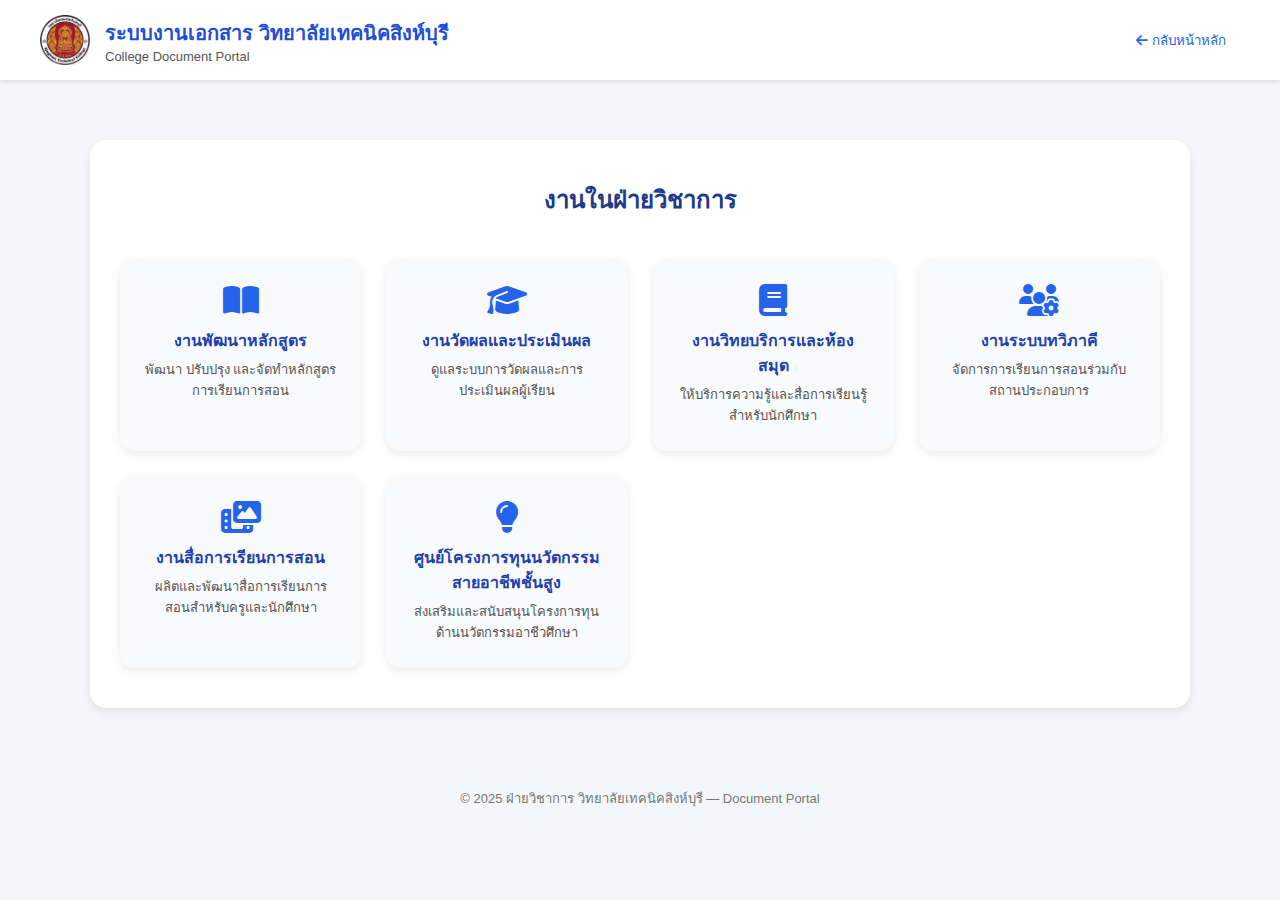
<file: academic.html>
<!DOCTYPE html>
<html lang="th">
<head>
  <meta charset="UTF-8">
  <meta name="viewport" content="width=device-width, initial-scale=1.0">
  <title>ฝ่ายวิชาการ</title>
  <link rel="stylesheet" href="style.css">
  <link rel="stylesheet" href="https://cdnjs.cloudflare.com/ajax/libs/font-awesome/6.5.0/css/all.min.css">
  <style>
    body {
      font-family: "Segoe UI", Tahoma, sans-serif;
      margin: 0;
      background-color: #f3f6fa;
      color: #222;
    }

    /* Header */
    header {
      background: #2563eb;
      color: white;
      padding: 15px 40px;
      display: flex;
      justify-content: space-between;
      align-items: center;
      box-shadow: 0 2px 6px rgba(0,0,0,0.15);
    }

    header h1 {
      font-size: 20px;
      margin: 0;
    }

    .back-btn {
      background: white;
      color: #2563eb;
      border: none;
      padding: 8px 14px;
      border-radius: 6px;
      font-weight: 500;
      cursor: pointer;
      transition: 0.2s;
    }

    .back-btn:hover {
      background: #e0e7ff;
    }

    /* Content */
    .content {
      max-width: 1100px;
      margin: 60px auto;
      background: white;
      border-radius: 16px;
      box-shadow: 0 4px 10px rgba(0,0,0,0.08);
      padding: 40px 30px;
    }

    h2 {
      text-align: center;
      color: #1e3a8a;
      font-size: 24px;
    }

    /* Cards Layout */
    .section-list {
      display: grid;
      grid-template-columns: repeat(auto-fit, minmax(240px, 1fr));
      gap: 25px;
      margin-top: 40px;
      justify-items: center;
    }

    .section-card {
      background: #f9fafb;
      border-radius: 14px;
      box-shadow: 0 3px 8px rgba(0,0,0,0.08);
      width: 100%;
      max-width: 260px;
      padding: 25px;
      text-align: center;
      transition: 0.25s;
      cursor: pointer;
    }

    .section-card:hover {
      background: #e0f2fe;
      transform: translateY(-5px);
    }

    .section-card i {
      font-size: 32px;
      color: #2563eb;
      margin-bottom: 12px;
    }

    .section-card h3 {
      font-size: 16px;
      margin-bottom: 6px;
      color: #1e40af;
    }

    .section-card p {
      font-size: 13px;
      color: #555;
    }

    footer {
      text-align: center;
      padding: 20px;
      color: #777;
      font-size: 13px;
    }

  </style>
</head>
<body>

 <!-- Header -->
  <header class="header">
    <div class="logo-section">
      <img src="image/sbtclogo.jpg" alt="Logo" class="logo">
      <div class="title">
        <h2>ระบบงานเอกสาร วิทยาลัยเทคนิคสิงห์บุรี</h2>
        <p>College Document Portal</p>
      </div>
    </div>
    <button class="back-btn" onclick="window.location.href='index.html'">
      <i class="fas fa-arrow-left"></i> กลับหน้าหลัก
    </button>
  </header>
  <div class="content">
    <h2>งานในฝ่ายวิชาการ</h2>
    <div class="section-list">
      
      <div class="section-card" onclick="window.location.href='curriculum.html'"> <!--ยังไม่ได้สร้าง-->
        <i class="fas fa-book-open"></i>
        <h3>งานพัฒนาหลักสูตร</h3>
        <p>พัฒนา ปรับปรุง และจัดทำหลักสูตรการเรียนการสอน</p>
      </div>

      <div class="section-card" onclick="window.location.href='evaluation.html'"> <!--ยังไม่ได้สร้าง-->
        <i class="fas fa-graduation-cap"></i>
        <h3>งานวัดผลและประเมินผล</h3>
        <p>ดูแลระบบการวัดผลและการประเมินผลผู้เรียน</p>
      </div>

      <div class="section-card" onclick="window.location.href='library.html'">    <!--ยังไม่ได้สร้าง-->
        <i class="fas fa-book"></i>
        <h3>งานวิทยบริการและห้องสมุด</h3>
        <p>ให้บริการความรู้และสื่อการเรียนรู้สำหรับนักศึกษา</p>
      </div>

      <div class="section-card" onclick="window.location.href='dual.html'">      <!--ยังไม่ได้สร้าง-->
        <i class="fas fa-users-gear"></i>
        <h3>งานระบบทวิภาคี</h3>
        <p>จัดการการเรียนการสอนร่วมกับสถานประกอบการ</p>
      </div>

      <div class="section-card" onclick="window.location.href='media.html'">     <!--ยังไม่ได้สร้าง-->
        <i class="fas fa-photo-video"></i>
        <h3>งานสื่อการเรียนการสอน</h3>
        <p>ผลิตและพัฒนาสื่อการเรียนการสอนสำหรับครูและนักศึกษา</p>
      </div>

      <div class="section-card" onclick="window.location.href='innovation.html'">  <!--ยังไม่ได้สร้าง-->
        <i class="fas fa-lightbulb"></i>
        <h3>ศูนย์โครงการทุนนวัตกรรมสายอาชีพชั้นสูง</h3>
        <p>ส่งเสริมและสนับสนุนโครงการทุนด้านนวัตกรรมอาชีวศึกษา</p>
      </div>

    </div>
  </div>

  <footer>
    © 2025 ฝ่ายวิชาการ วิทยาลัยเทคนิคสิงห์บุรี — Document Portal
  </footer>

</body>
</html>
</file>
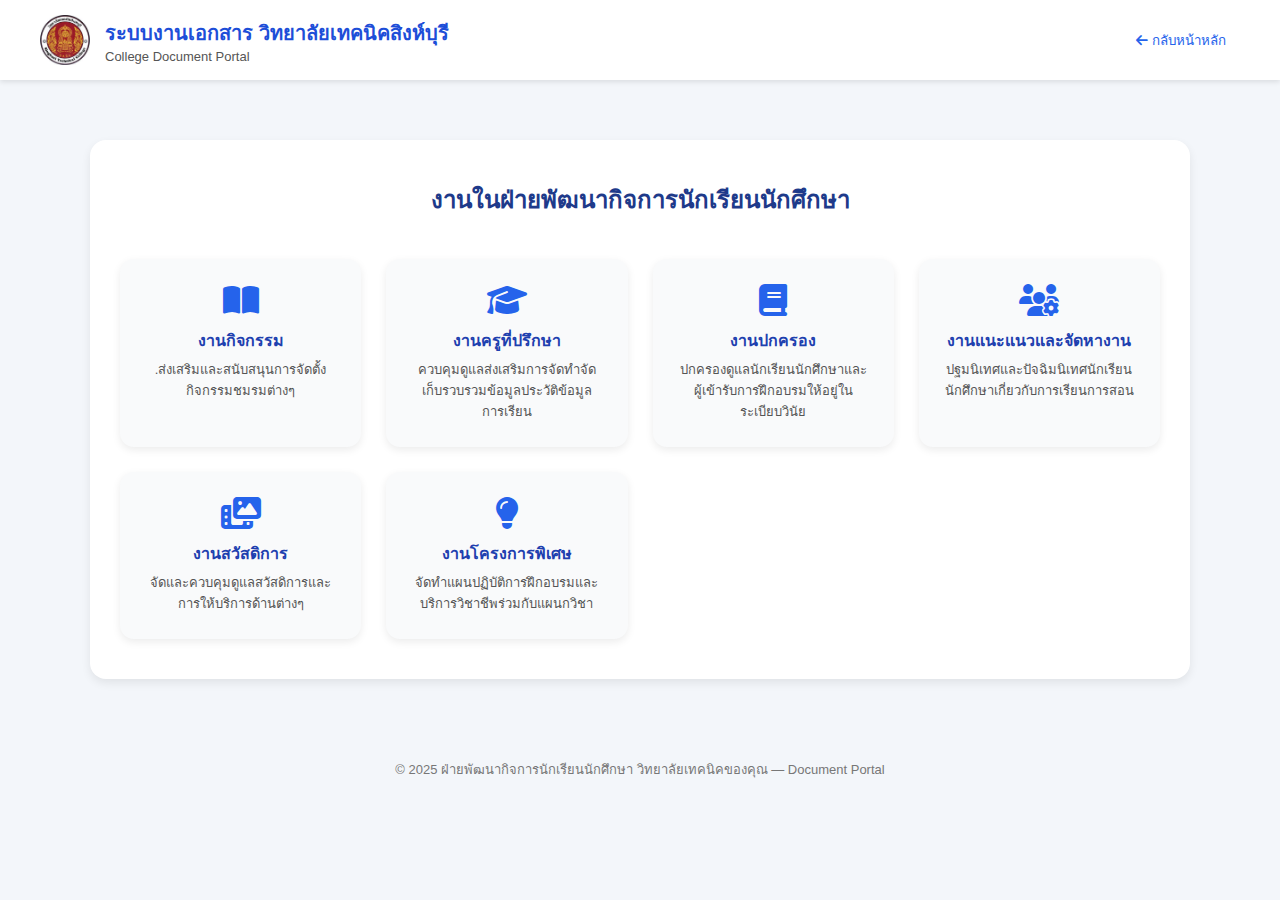
<file: affairs .html>
<!DOCTYPE html>
<html lang="th">
<head>
  <meta charset="UTF-8">
  <meta name="viewport" content="width=device-width, initial-scale=1.0">
  <title>ฝ่ายวิชาการ</title>
  <link rel="stylesheet" href="style.css">
  <link rel="stylesheet" href="https://cdnjs.cloudflare.com/ajax/libs/font-awesome/6.5.0/css/all.min.css">
  <style>
    body {
      font-family: "Segoe UI", Tahoma, sans-serif;
      margin: 0;
      background-color: #f3f6fa;
      color: #222;
    }

    /* Header */
    header {
      background: #2563eb;
      color: white;
      padding: 15px 40px;
      display: flex;
      justify-content: space-between;
      align-items: center;
      box-shadow: 0 2px 6px rgba(0,0,0,0.15);
    }

    header h1 {
      font-size: 20px;
      margin: 0;
    }

    .back-btn {
      background: white;
      color: #2563eb;
      border: none;
      padding: 8px 14px;
      border-radius: 6px;
      font-weight: 500;
      cursor: pointer;
      transition: 0.2s;
    }

    .back-btn:hover {
      background: #e0e7ff;
    }

    /* Content */
    .content {
      max-width: 1100px;
      margin: 60px auto;
      background: white;
      border-radius: 16px;
      box-shadow: 0 4px 10px rgba(0,0,0,0.08);
      padding: 40px 30px;
    }

    h2 {
      text-align: center;
      color: #1e3a8a;
      font-size: 24px;
    }

    /* Cards Layout */
    .section-list {
      display: grid;
      grid-template-columns: repeat(auto-fit, minmax(240px, 1fr));
      gap: 25px;
      margin-top: 40px;
      justify-items: center;
    }

    .section-card {
      background: #f9fafb;
      border-radius: 14px;
      box-shadow: 0 3px 8px rgba(0,0,0,0.08);
      width: 100%;
      max-width: 260px;
      padding: 25px;
      text-align: center;
      transition: 0.25s;
      cursor: pointer;
    }

    .section-card:hover {
      background: #e0f2fe;
      transform: translateY(-5px);
    }

    .section-card i {
      font-size: 32px;
      color: #2563eb;
      margin-bottom: 12px;
    }

    .section-card h3 {
      font-size: 16px;
      margin-bottom: 6px;
      color: #1e40af;
    }

    .section-card p {
      font-size: 13px;
      color: #555;
    }

    footer {
      text-align: center;
      padding: 20px;
      color: #777;
      font-size: 13px;
    }

  </style>
</head>
<body>

 <!-- Header -->
  <header class="header">
    <div class="logo-section">
      <img src="image/sbtclogo.jpg" alt="Logo" class="logo">
      <div class="title">
        <h2>ระบบงานเอกสาร วิทยาลัยเทคนิคสิงห์บุรี</h2>
        <p>College Document Portal</p>
      </div>
    </div>
    <button class="back-btn" onclick="window.location.href='index.html'">
      <i class="fas fa-arrow-left"></i> กลับหน้าหลัก
    </button>
  </header>
  <div class="content">
    <h2>งานในฝ่ายพัฒนากิจการนักเรียนนักศึกษา</h2>
    <div class="section-list">
      
      <div class="section-card" onclick="window.location.href='curriculum.html'"> <!--ยังไม่ได้สร้าง-->
        <i class="fas fa-book-open"></i>
        <h3>งานกิจกรรม</h3>
        <p>.ส่งเสริมและสนับสนุนการจัดตั้งกิจกรรมชมรมต่างๆ</p>
      </div>

      <div class="section-card" onclick="window.location.href='evaluation.html'"> <!--ยังไม่ได้สร้าง-->
        <i class="fas fa-graduation-cap"></i>
        <h3>งานครูที่ปรึกษา</h3>
        <p>ควบคุมดูแลส่งเสริมการจัดทำจัดเก็บรวบรวมข้อมูลประวัติข้อมูลการเรียน</p>
      </div>

      <div class="section-card" onclick="window.location.href='library.html'">    <!--ยังไม่ได้สร้าง-->
        <i class="fas fa-book"></i>
        <h3>งานปกครอง</h3>
        <p>ปกครองดูแลนักเรียนนักศึกษาและผู้เข้ารับการฝึกอบรมให้อยู่ในระเบียบวินัย</p>
      </div>

      <div class="section-card" onclick="window.location.href='dual.html'">      <!--ยังไม่ได้สร้าง-->
        <i class="fas fa-users-gear"></i>
        <h3>งานแนะแนวและจัดหางาน</h3>
        <p>ปฐมนิเทศและปัจฉิมนิเทศนักเรียนนักศึกษาเกี่ยวกับการเรียนการสอน</p>
      </div>

      <div class="section-card" onclick="window.location.href='media.html'">     <!--ยังไม่ได้สร้าง-->
        <i class="fas fa-photo-video"></i>
        <h3>งานสวัสดิการ</h3>
        <p>จัดและควบคุมดูแลสวัสดิการและการให้บริการด้านต่างๆ</p>
      </div>

      <div class="section-card" onclick="window.location.href='innovation.html'">  <!--ยังไม่ได้สร้าง-->
        <i class="fas fa-lightbulb"></i>
        <h3>งานโครงการพิเศษ</h3>
        <p>จัดทำแผนปฏิบัติการฝึกอบรมและบริการวิชาชีพร่วมกับแผนกวิชา</p>
      </div>

    </div>
  </div>

  <footer>
    © 2025 ฝ่ายพัฒนากิจการนักเรียนนักศึกษา วิทยาลัยเทคนิคของคุณ — Document Portal
  </footer>

</body>
</html>
</file>
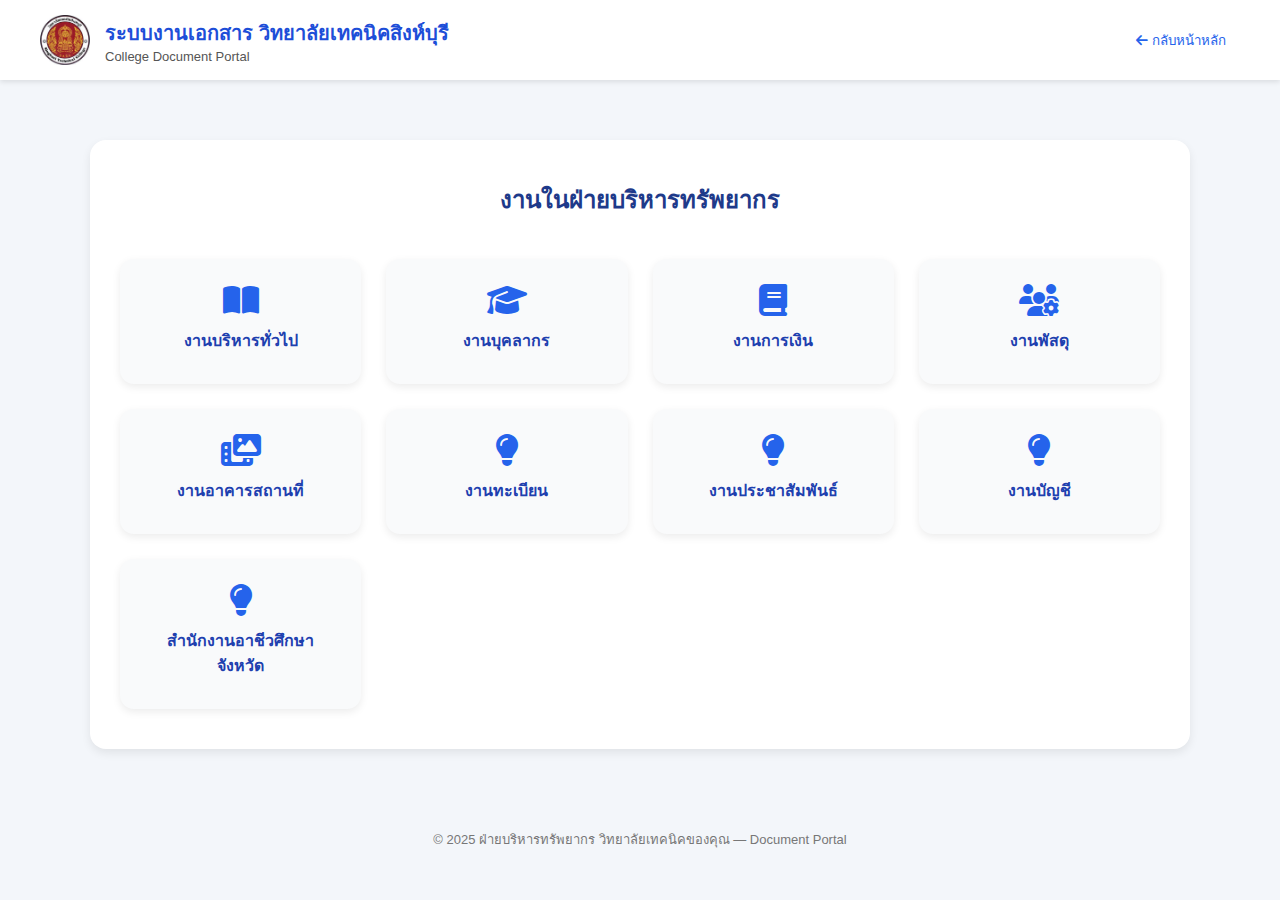
<file: hr.html>
<!DOCTYPE html>
<html lang="th">
<head>
  <meta charset="UTF-8">
  <meta name="viewport" content="width=device-width, initial-scale=1.0">
  <title>ฝ่ายบริหารทรัพยากร</title>
  <link rel="stylesheet" href="style.css">
  <link rel="stylesheet" href="https://cdnjs.cloudflare.com/ajax/libs/font-awesome/6.5.0/css/all.min.css">
  <style>
    body {
      font-family: "Segoe UI", Tahoma, sans-serif;
      margin: 0;
      background-color: #f3f6fa;
      color: #222;
    }

    /* Header */
    header {
      background: #2563eb;
      color: white;
      padding: 15px 40px;
      display: flex;
      justify-content: space-between;
      align-items: center;
      box-shadow: 0 2px 6px rgba(0,0,0,0.15);
    }

    header h1 {
      font-size: 20px;
      margin: 0;
    }

    .back-btn {
      background: white;
      color: #2563eb;
      border: none;
      padding: 8px 14px;
      border-radius: 6px;
      font-weight: 500;
      cursor: pointer;
      transition: 0.2s;
    }

    .back-btn:hover {
      background: #e0e7ff;
    }

    /* Content */
    .content {
      max-width: 1100px;
      margin: 60px auto;
      background: white;
      border-radius: 16px;
      box-shadow: 0 4px 10px rgba(0,0,0,0.08);
      padding: 40px 30px;
    }

    h2 {
      text-align: center;
      color: #1e3a8a;
      font-size: 24px;
    }

    /* Cards Layout */
    .section-list {
      display: grid;
      grid-template-columns: repeat(auto-fit, minmax(240px, 1fr));
      gap: 25px;
      margin-top: 40px;
      justify-items: center;
    }

    .section-card {
      background: #f9fafb;
      border-radius: 14px;
      box-shadow: 0 3px 8px rgba(0,0,0,0.08);
      width: 100%;
      max-width: 260px;
      padding: 25px;
      text-align: center;
      transition: 0.25s;
      cursor: pointer;
    }

    .section-card:hover {
      background: #e0f2fe;
      transform: translateY(-5px);
    }

    .section-card i {
      font-size: 32px;
      color: #2563eb;
      margin-bottom: 12px;
    }

    .section-card h3 {
      font-size: 16px;
      margin-bottom: 6px;
      color: #1e40af;
    }

    .section-card p {
      font-size: 13px;
      color: #555;
    }

    footer {
      text-align: center;
      padding: 20px;
      color: #777;
      font-size: 13px;
    }

  </style>
</head>
<body>

 <!-- Header -->
  <header class="header">
    <div class="logo-section">
      <img src="image/sbtclogo.jpg" alt="Logo" class="logo">
      <div class="title">
        <h2>ระบบงานเอกสาร วิทยาลัยเทคนิคสิงห์บุรี</h2>
        <p>College Document Portal</p>
      </div>
    </div>
    <button class="back-btn" onclick="window.location.href='index.html'">
      <i class="fas fa-arrow-left"></i> กลับหน้าหลัก
    </button>
  </header>
  <div class="content">
    <h2>งานในฝ่ายบริหารทรัพยากร</h2>
    <div class="section-list">
      
      <div class="section-card" onclick="window.location.href='curriculum.html'"> <!--ยังไม่ได้สร้าง-->
        <i class="fas fa-book-open"></i>
        <h3>งานบริหารทั่วไป</h3>
        <p></p>
      </div>

      <div class="section-card" onclick="window.location.href='evaluation.html'"> <!--ยังไม่ได้สร้าง-->
        <i class="fas fa-graduation-cap"></i>
        <h3>งานบุคลากร</h3>
        <p></p>
      </div>

      <div class="section-card" onclick="window.location.href='library.html'">    <!--ยังไม่ได้สร้าง-->
        <i class="fas fa-book"></i>
        <h3>งานการเงิน</h3>
        <p></p>
      </div>

      <div class="section-card" onclick="window.location.href='dual.html'">      <!--ยังไม่ได้สร้าง-->
        <i class="fas fa-users-gear"></i>
        <h3>งานพัสดุ</h3>
        <p></p>
      </div>

      <div class="section-card" onclick="window.location.href='media.html'">     <!--ยังไม่ได้สร้าง-->
        <i class="fas fa-photo-video"></i>
        <h3>งานอาคารสถานที่</h3>
        <p></p>
      </div>

      <div class="section-card" onclick="window.location.href='innovation.html'">  <!--ยังไม่ได้สร้าง-->
        <i class="fas fa-lightbulb"></i>
        <h3>งานทะเบียน</h3>
        <p></p>
      </div>

       <div class="section-card" onclick="window.location.href='innovation.html'">  <!--ยังไม่ได้สร้าง-->
        <i class="fas fa-lightbulb"></i>
        <h3>งานประชาสัมพันธ์</h3>
        <p></p>
      </div>

     <div class="section-card" onclick="window.location.href='innovation.html'">  <!--ยังไม่ได้สร้าง-->
        <i class="fas fa-lightbulb"></i>
        <h3>งานบัญชี</h3>
        <p></p>
      </div>

      <div class="section-card" onclick="window.location.href='innovation.html'">  <!--ยังไม่ได้สร้าง-->
        <i class="fas fa-lightbulb"></i>
        <h3>สำนักงานอาชีวศึกษาจังหวัด</h3>
        <p></p>
      </div>

    </div>
  </div>

  <footer>
    © 2025  ฝ่ายบริหารทรัพยากร วิทยาลัยเทคนิคของคุณ — Document Portal
  </footer>

</body>
</html>
</file>
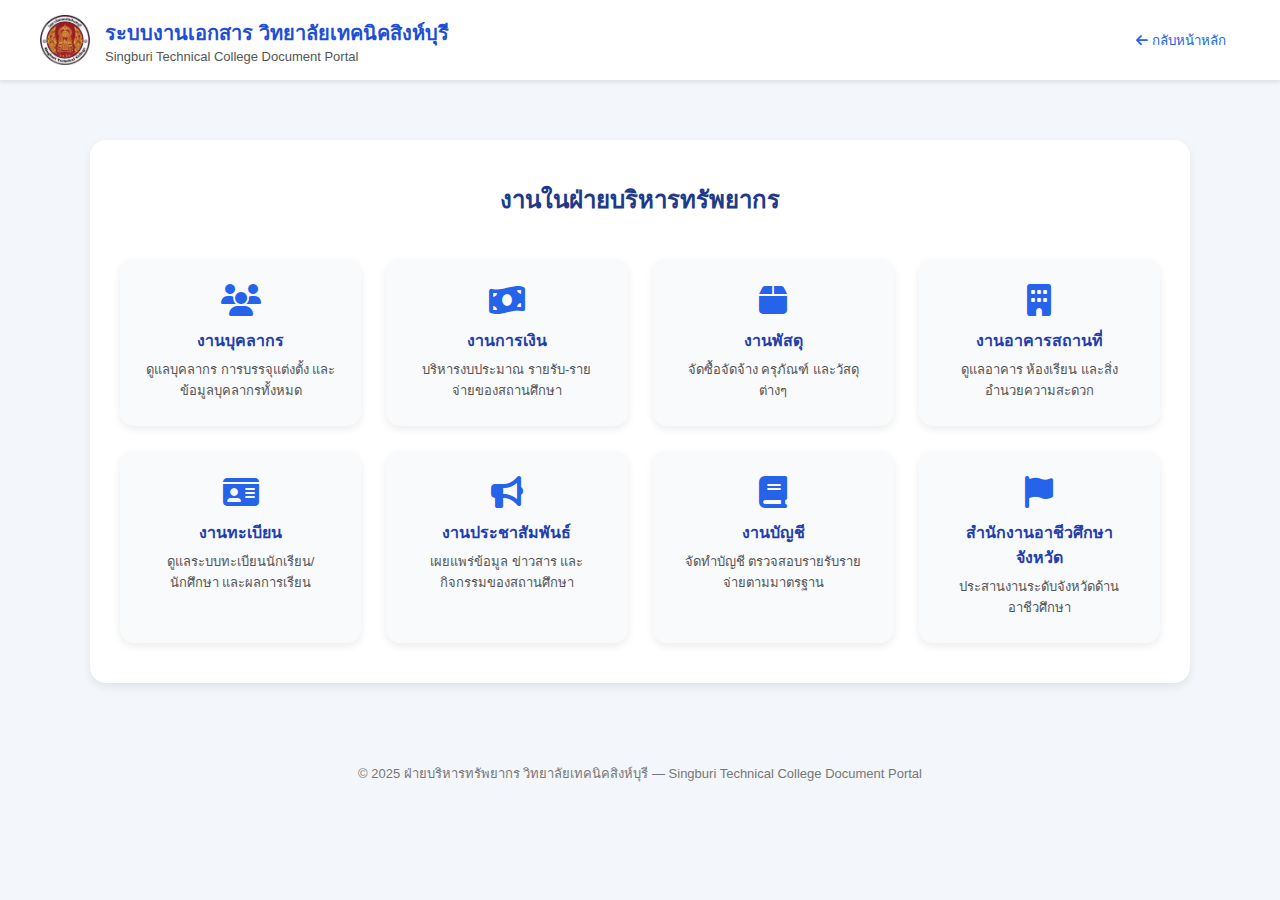
<file: Management.html>
<!DOCTYPE html>
<html lang="th">
<head>
  <meta charset="UTF-8">
  <meta name="viewport" content="width=device-width, initial-scale=1.0">
  <title>ฝ่ายบริหารทรัพยากร</title>
  <link rel="stylesheet" href="style.css">
  <link rel="stylesheet" href="https://cdnjs.cloudflare.com/ajax/libs/font-awesome/6.5.0/css/all.min.css">

  <style>
    body {
      font-family: "Segoe UI", Tahoma, sans-serif;
      margin: 0;
      background-color: #f3f6fa;
      color: #222;
    }

    /* Header */
    header {
      background: #2563eb;
      color: white;
      padding: 15px 40px;
      display: flex;
      justify-content: space-between;
      align-items: center;
      box-shadow: 0 2px 6px rgba(0,0,0,0.15);
    }

    header h1 {
      font-size: 20px;
      margin: 0;
    }

    .back-btn {
      background: white;
      color: #2563eb;
      border: none;
      padding: 8px 14px;
      border-radius: 6px;
      font-weight: 500;
      cursor: pointer;
      transition: 0.2s;
    }

    .back-btn:hover {
      background: #e0e7ff;
    }

    /* Content */
    .content {
      max-width: 1100px;
      margin: 60px auto;
      background: white;
      border-radius: 16px;
      box-shadow: 0 4px 10px rgba(0,0,0,0.08);
      padding: 40px 30px;
    }

    h2 {
      text-align: center;
      color: #1e3a8a;
      font-size: 24px;
    }

    /* Cards */
    .section-list {
      display: grid;
      grid-template-columns: repeat(auto-fit, minmax(240px, 1fr));
      gap: 25px;
      margin-top: 40px;
      justify-items: center;
    }

    .section-card {
      background: #f9fafb;
      border-radius: 14px;
      box-shadow: 0 3px 8px rgba(0,0,0,0.08);
      width: 100%;
      max-width: 260px;
      padding: 25px;
      text-align: center;
      transition: 0.25s;
      cursor: pointer;
    }

    .section-card:hover {
      background: #e0f2fe;
      transform: translateY(-5px);
    }

    .section-card i {
      font-size: 32px;
      color: #2563eb;
      margin-bottom: 12px;
    }

    .section-card h3 {
      font-size: 16px;
      margin-bottom: 6px;
      color: #1e40af;
    }

    .section-card p {
      font-size: 13px;
      color: #555;
    }

    footer {
      text-align: center;
      padding: 20px;
      color: #777;
      font-size: 13px;
    }

  </style>
</head>
<body>

  <!-- Header -->
  <header class="header">
    <div class="logo-section">
      <img src="image/sbtclogo.jpg" alt="Logo" class="logo">
      <div class="title">
        <h2>ระบบงานเอกสาร วิทยาลัยเทคนิคสิงห์บุรี</h2>
        <p>Singburi Technical College Document Portal</p>
      </div>
    </div>
    <button class="back-btn" onclick="window.location.href='index.html'">
      <i class="fas fa-arrow-left"></i> กลับหน้าหลัก
    </button>
  </header>

  <div class="content">
    <h2>งานในฝ่ายบริหารทรัพยากร</h2>

    <div class="section-list">

      <div class="section-card">
        <i class="fas fa-users"></i>
        <h3>งานบุคลากร</h3>
        <p>ดูแลบุคลากร การบรรจุแต่งตั้ง และข้อมูลบุคลากรทั้งหมด</p>
      </div>

      <div class="section-card">
        <i class="fas fa-money-bill-wave"></i>
        <h3>งานการเงิน</h3>
        <p>บริหารงบประมาณ รายรับ-รายจ่ายของสถานศึกษา</p>
      </div>

      <div class="section-card">
        <i class="fas fa-box"></i>
        <h3>งานพัสดุ</h3>
        <p>จัดซื้อจัดจ้าง ครุภัณฑ์ และวัสดุต่างๆ</p>
      </div>

      <div class="section-card">
        <i class="fas fa-building"></i>
        <h3>งานอาคารสถานที่</h3>
        <p>ดูแลอาคาร ห้องเรียน และสิ่งอำนวยความสะดวก</p>
      </div>

      <div class="section-card">
        <i class="fas fa-id-card"></i>
        <h3>งานทะเบียน</h3>
        <p>ดูแลระบบทะเบียนนักเรียน/นักศึกษา และผลการเรียน</p>
      </div>

      <div class="section-card">
        <i class="fas fa-bullhorn"></i>
        <h3>งานประชาสัมพันธ์</h3>
        <p>เผยแพร่ข้อมูล ข่าวสาร และกิจกรรมของสถานศึกษา</p>
      </div>

      <div class="section-card">
        <i class="fas fa-book"></i>
        <h3>งานบัญชี</h3>
        <p>จัดทำบัญชี ตรวจสอบรายรับรายจ่ายตามมาตรฐาน</p>
      </div>

      <div class="section-card">
        <i class="fas fa-flag"></i>
        <h3>สำนักงานอาชีวศึกษาจังหวัด</h3>
        <p>ประสานงานระดับจังหวัดด้านอาชีวศึกษา</p>
      </div>

    </div>
  </div>

  <footer>
    © 2025 ฝ่ายบริหารทรัพยากร วิทยาลัยเทคนิคสิงห์บุรี — Singburi Technical College Document Portal
  </footer>

</body>
</html>
</file>
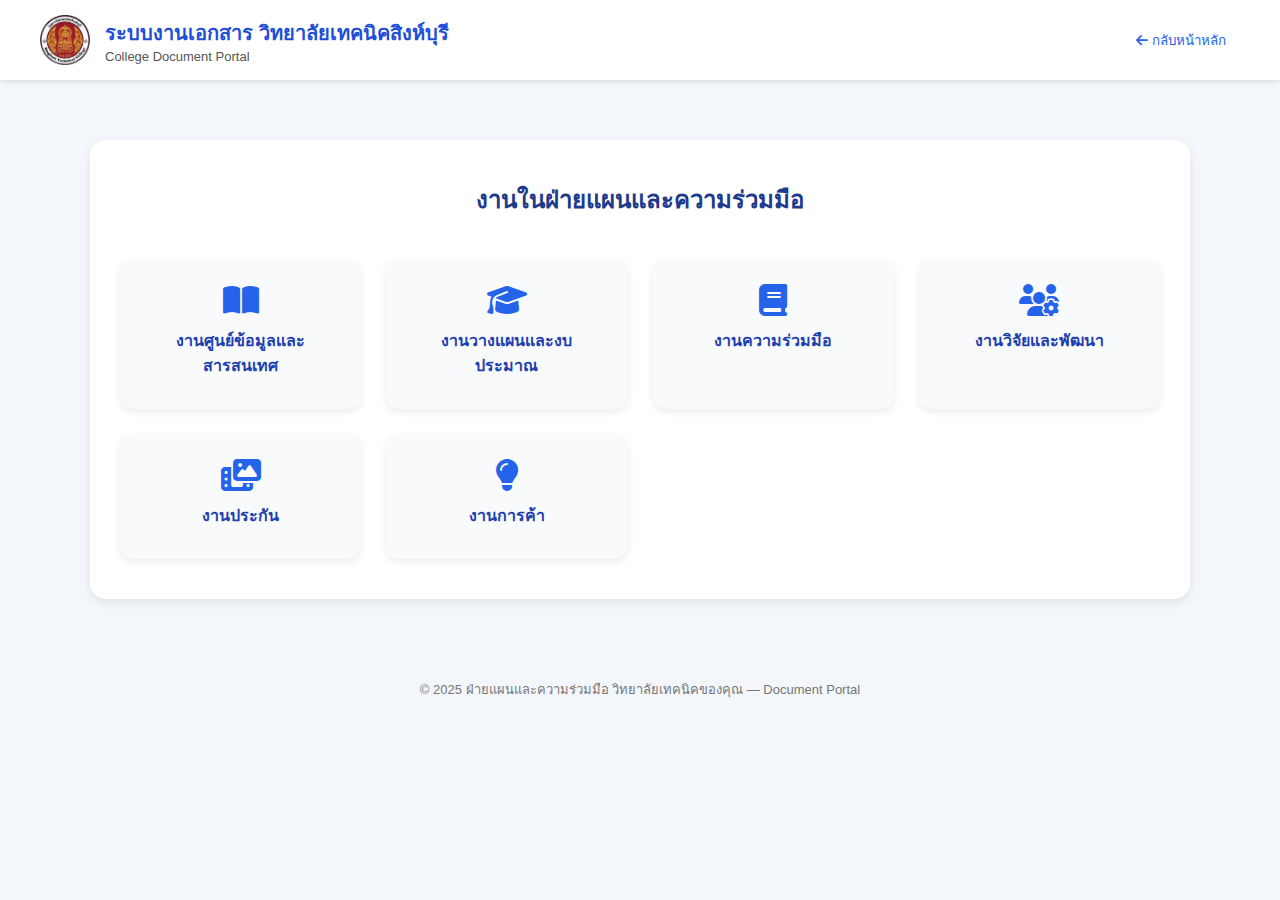
<file: planning.html>
<!DOCTYPE html>
<html lang="th">
<head>
  <meta charset="UTF-8">
  <meta name="viewport" content="width=device-width, initial-scale=1.0">
  <title>ฝ่ายแผนและความร่วมมือ</title>
  <link rel="stylesheet" href="style.css">
  <link rel="stylesheet" href="https://cdnjs.cloudflare.com/ajax/libs/font-awesome/6.5.0/css/all.min.css">
  <style>
    body {
      font-family: "Segoe UI", Tahoma, sans-serif;
      margin: 0;
      background-color: #f3f6fa;
      color: #222;
    }

    /* Header */
    header {
      background: #2563eb;
      color: white;
      padding: 15px 40px;
      display: flex;
      justify-content: space-between;
      align-items: center;
      box-shadow: 0 2px 6px rgba(0,0,0,0.15);
    }

    header h1 {
      font-size: 20px;
      margin: 0;
    }

    .back-btn {
      background: white;
      color: #2563eb;
      border: none;
      padding: 8px 14px;
      border-radius: 6px;
      font-weight: 500;
      cursor: pointer;
      transition: 0.2s;
    }

    .back-btn:hover {
      background: #e0e7ff;
    }

    /* Content */
    .content {
      max-width: 1100px;
      margin: 60px auto;
      background: white;
      border-radius: 16px;
      box-shadow: 0 4px 10px rgba(0,0,0,0.08);
      padding: 40px 30px;
    }

    h2 {
      text-align: center;
      color: #1e3a8a;
      font-size: 24px;
    }

    /* Cards Layout */
    .section-list {
      display: grid;
      grid-template-columns: repeat(auto-fit, minmax(240px, 1fr));
      gap: 25px;
      margin-top: 40px;
      justify-items: center;
    }

    .section-card {
      background: #f9fafb;
      border-radius: 14px;
      box-shadow: 0 3px 8px rgba(0,0,0,0.08);
      width: 100%;
      max-width: 260px;
      padding: 25px;
      text-align: center;
      transition: 0.25s;
      cursor: pointer;
    }

    .section-card:hover {
      background: #e0f2fe;
      transform: translateY(-5px);
    }

    .section-card i {
      font-size: 32px;
      color: #2563eb;
      margin-bottom: 12px;
    }

    .section-card h3 {
      font-size: 16px;
      margin-bottom: 6px;
      color: #1e40af;
    }

    .section-card p {
      font-size: 13px;
      color: #555;
    }

    footer {
      text-align: center;
      padding: 20px;
      color: #777;
      font-size: 13px;
    }

  </style>
</head>
<body>

 <!-- Header -->
  <header class="header">
    <div class="logo-section">
      <img src="image/sbtclogo.jpg" alt="Logo" class="logo">
      <div class="title">
        <h2>ระบบงานเอกสาร วิทยาลัยเทคนิคสิงห์บุรี</h2>
        <p>College Document Portal</p>
      </div>
    </div>
    <button class="back-btn" onclick="window.location.href='index.html'">
      <i class="fas fa-arrow-left"></i> กลับหน้าหลัก
    </button>
  </header>
  <div class="content">
    <h2>งานในฝ่ายแผนและความร่วมมือ</h2>
    <div class="section-list">
      
      <div class="section-card" onclick="window.location.href='curriculum.html'"> <!--ยังไม่ได้สร้าง-->
        <i class="fas fa-book-open"></i>
        <h3>งานศูนย์ข้อมูลและสารสนเทศ</h3>
        <p></p>
      </div>

      <div class="section-card" onclick="window.location.href='evaluation.html'"> <!--ยังไม่ได้สร้าง-->
        <i class="fas fa-graduation-cap"></i>
        <h3>งานวางแผนและงบประมาณ</h3>
        <p></p>
      </div>

      <div class="section-card" onclick="window.location.href='library.html'">    <!--ยังไม่ได้สร้าง-->
        <i class="fas fa-book"></i>
        <h3>งานความร่วมมือ</h3>
        <p></p>
      </div>

      <div class="section-card" onclick="window.location.href='dual.html'">      <!--ยังไม่ได้สร้าง-->
        <i class="fas fa-users-gear"></i>
        <h3>งานวิจัยและพัฒนา</h3>
        <p></p>
      </div>

      <div class="section-card" onclick="window.location.href='media.html'">     <!--ยังไม่ได้สร้าง-->
        <i class="fas fa-photo-video"></i>
        <h3>งานประกัน</h3>
        <p></p>
      </div>

      <div class="section-card" onclick="window.location.href='innovation.html'">  <!--ยังไม่ได้สร้าง-->
        <i class="fas fa-lightbulb"></i>
        <h3>งานการค้า</h3>
        <p></p>
      </div>

    </div>
  </div>

  <footer>
    © 2025  ฝ่ายแผนและความร่วมมือ วิทยาลัยเทคนิคของคุณ — Document Portal
  </footer>

</body>
</html>
</file>
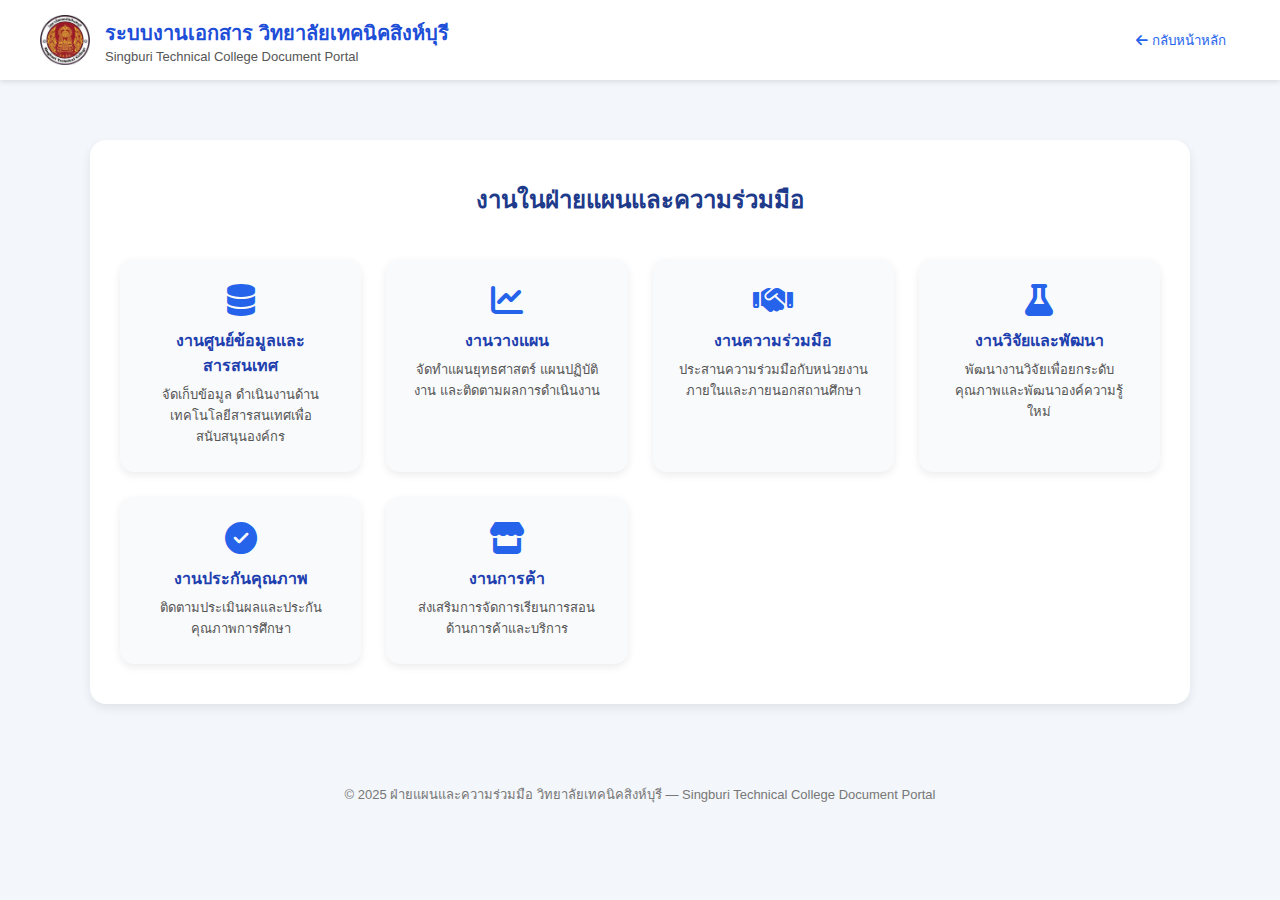
<file: Planning_.html>
<!DOCTYPE html>
<html lang="th">
<head>
  <meta charset="UTF-8">
  <meta name="viewport" content="width=device-width, initial-scale=1.0">
  <title>ฝ่ายแผนและความร่วมมือ</title>
  <link rel="stylesheet" href="style.css">
  <link rel="stylesheet" href="https://cdnjs.cloudflare.com/ajax/libs/font-awesome/6.5.0/css/all.min.css">

  <style>
    body {
      font-family: "Segoe UI", Tahoma, sans-serif;
      margin: 0;
      background-color: #f3f6fa;
      color: #222;
    }

    /* Header */
    header {
      background: #2563eb;
      color: white;
      padding: 15px 40px;
      display: flex;
      justify-content: space-between;
      align-items: center;
      box-shadow: 0 2px 6px rgba(0,0,0,0.15);
    }

    header h1 {
      font-size: 20px;
      margin: 0;
    }

    .back-btn {
      background: white;
      color: #2563eb;
      border: none;
      padding: 8px 14px;
      border-radius: 6px;
      font-weight: 500;
      cursor: pointer;
      transition: 0.2s;
    }

    .back-btn:hover {
      background: #e0e7ff;
    }

    /* Content */
    .content {
      max-width: 1100px;
      margin: 60px auto;
      background: white;
      border-radius: 16px;
      box-shadow: 0 4px 10px rgba(0,0,0,0.08);
      padding: 40px 30px;
    }

    h2 {
      text-align: center;
      color: #1e3a8a;
      font-size: 24px;
    }

    /* Cards Layout */
    .section-list {
      display: grid;
      grid-template-columns: repeat(auto-fit, minmax(240px, 1fr));
      gap: 25px;
      margin-top: 40px;
      justify-items: center;
    }

    .section-card {
      background: #f9fafb;
      border-radius: 14px;
      box-shadow: 0 3px 8px rgba(0,0,0,0.08);
      width: 100%;
      max-width: 260px;
      padding: 25px;
      text-align: center;
      transition: 0.25s;
      cursor: pointer;
    }

    .section-card:hover {
      background: #e0f2fe;
      transform: translateY(-5px);
    }

    .section-card i {
      font-size: 32px;
      color: #2563eb;
      margin-bottom: 12px;
    }

    .section-card h3 {
      font-size: 16px;
      margin-bottom: 6px;
      color: #1e40af;
    }

    .section-card p {
      font-size: 13px;
      color: #555;
    }

    footer {
      text-align: center;
      padding: 20px;
      color: #777;
      font-size: 13px;
    }

  </style>
</head>
<body>

  <!-- Header -->
  <header class="header">
    <div class="logo-section">
      <img src="image/sbtclogo.jpg" alt="Logo" class="logo">
      <div class="title">
        <h2>ระบบงานเอกสาร วิทยาลัยเทคนิคสิงห์บุรี</h2>
        <p>Singburi Technical College Document Portal</p>
      </div>
    </div>
    <button class="back-btn" onclick="window.location.href='index.html'">
      <i class="fas fa-arrow-left"></i> กลับหน้าหลัก
    </button>
  </header>

  <div class="content">
    <h2>งานในฝ่ายแผนและความร่วมมือ</h2>

    <div class="section-list">

      <div class="section-card" onclick="window.location.href='info_center.html'">
        <i class="fas fa-database"></i>
        <h3>งานศูนย์ข้อมูลและสารสนเทศ</h3>
        <p>จัดเก็บข้อมูล ดำเนินงานด้านเทคโนโลยีสารสนเทศเพื่อสนับสนุนองค์กร</p>
      </div>

      <div class="section-card" onclick="window.location.href='planning.html'">
        <i class="fas fa-chart-line"></i>
        <h3>งานวางแผน</h3>
        <p>จัดทำแผนยุทธศาสตร์ แผนปฏิบัติงาน และติดตามผลการดำเนินงาน</p>
      </div>

      <div class="section-card" onclick="window.location.href='cooperation.html'">
        <i class="fas fa-handshake"></i>
        <h3>งานความร่วมมือ</h3>
        <p>ประสานความร่วมมือกับหน่วยงานภายในและภายนอกสถานศึกษา</p>
      </div>

      <div class="section-card" onclick="window.location.href='research.html'">
        <i class="fas fa-flask"></i>
        <h3>งานวิจัยและพัฒนา</h3>
        <p>พัฒนางานวิจัยเพื่อยกระดับคุณภาพและพัฒนาองค์ความรู้ใหม่</p>
      </div>

      <div class="section-card" onclick="window.location.href='quality.html'">
        <i class="fas fa-check-circle"></i>
        <h3>งานประกันคุณภาพ</h3>
        <p>ติดตามประเมินผลและประกันคุณภาพการศึกษา</p>
      </div>

      <div class="section-card" onclick="window.location.href='commerce.html'">
        <i class="fas fa-store"></i>
        <h3>งานการค้า</h3>
        <p>ส่งเสริมการจัดการเรียนการสอนด้านการค้าและบริการ</p>
      </div>

    </div>
  </div>

  <footer>
    © 2025 ฝ่ายแผนและความร่วมมือ วิทยาลัยเทคนิคสิงห์บุรี — Singburi Technical College Document Portal
  </footer>

</body>
</html>
</file>
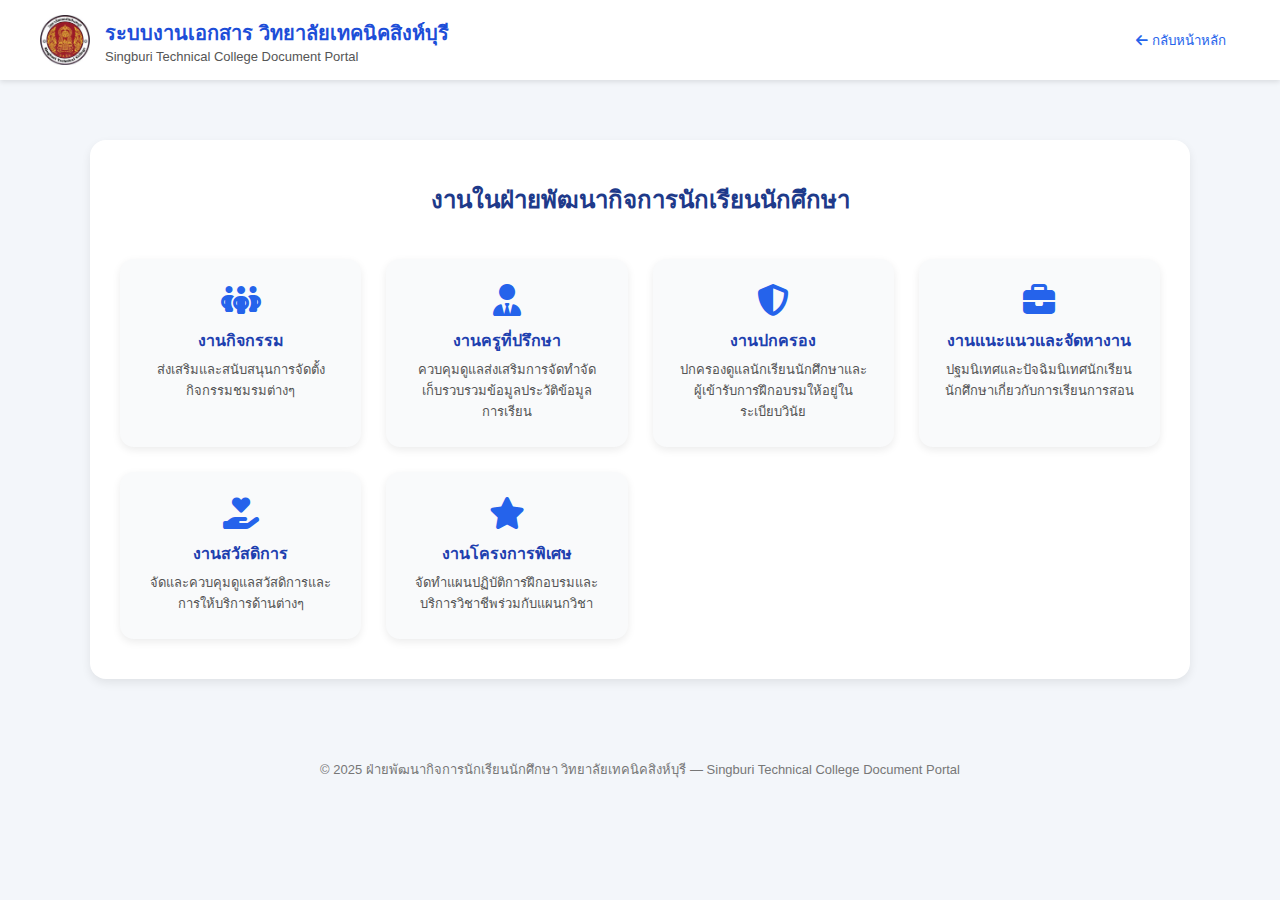
<file: student_affairs.html>
<!DOCTYPE html>
<html lang="th">
<head>
  <meta charset="UTF-8">
  <meta name="viewport" content="width=device-width, initial-scale=1.0">
  <title>ฝ่ายวิชาการ</title>
  <link rel="stylesheet" href="style.css">
  <link rel="stylesheet" href="https://cdnjs.cloudflare.com/ajax/libs/font-awesome/6.5.0/css/all.min.css">
  <style>
    body {
      font-family: "Segoe UI", Tahoma, sans-serif;
      margin: 0;
      background-color: #f3f6fa;
      color: #222;
    }

    /* Header */
    header {
      background: #2563eb;
      color: white;
      padding: 15px 40px;
      display: flex;
      justify-content: space-between;
      align-items: center;
      box-shadow: 0 2px 6px rgba(0,0,0,0.15);
    }

    header h1 {
      font-size: 20px;
      margin: 0;
    }

    .back-btn {
      background: white;
      color: #2563eb;
      border: none;
      padding: 8px 14px;
      border-radius: 6px;
      font-weight: 500;
      cursor: pointer;
      transition: 0.2s;
    }

    .back-btn:hover {
      background: #e0e7ff;
    }

    /* Content */
    .content {
      max-width: 1100px;
      margin: 60px auto;
      background: white;
      border-radius: 16px;
      box-shadow: 0 4px 10px rgba(0,0,0,0.08);
      padding: 40px 30px;
    }

    h2 {
      text-align: center;
      color: #1e3a8a;
      font-size: 24px;
    }

    /* Cards Layout */
    .section-list {
      display: grid;
      grid-template-columns: repeat(auto-fit, minmax(240px, 1fr));
      gap: 25px;
      margin-top: 40px;
      justify-items: center;
    }

    .section-card {
      background: #f9fafb;
      border-radius: 14px;
      box-shadow: 0 3px 8px rgba(0,0,0,0.08);
      width: 100%;
      max-width: 260px;
      padding: 25px;
      text-align: center;
      transition: 0.25s;
      cursor: pointer;
    }

    .section-card:hover {
      background: #e0f2fe;
      transform: translateY(-5px);
    }

    .section-card i {
      font-size: 32px;
      color: #2563eb;
      margin-bottom: 12px;
    }

    .section-card h3 {
      font-size: 16px;
      margin-bottom: 6px;
      color: #1e40af;
    }

    .section-card p {
      font-size: 13px;
      color: #555;
    }

    footer {
      text-align: center;
      padding: 20px;
      color: #777;
      font-size: 13px;
    }

  </style>
</head>
<body>

 <!-- Header -->
  <header class="header">
    <div class="logo-section">
      <img src="image/sbtclogo.jpg" alt="Logo" class="logo">
      <div class="title">
        <h2>ระบบงานเอกสาร วิทยาลัยเทคนิคสิงห์บุรี</h2>
        <p>Singburi Technical College Document Portal</p>
      </div>
    </div>
    <button class="back-btn" onclick="window.location.href='index.html'">
      <i class="fas fa-arrow-left"></i> กลับหน้าหลัก
    </button>
  </header>
  <div class="content">
    <h2>งานในฝ่ายพัฒนากิจการนักเรียนนักศึกษา</h2>
    <div class="section-list">
      
      <div class="section-card" onclick="window.location.href='curriculum.html'"> <!--ยังไม่ได้สร้าง-->
        <i class="fa-solid fa-people-group"></i>
        <h3>งานกิจกรรม</h3>
        <p>ส่งเสริมและสนับสนุนการจัดตั้งกิจกรรมชมรมต่างๆ</p>
      </div>

      <div class="section-card" onclick="window.location.href='evaluation.html'"> <!--ยังไม่ได้สร้าง-->
        <i class="fa-solid fa-user-tie"></i>
        <h3>งานครูที่ปรึกษา</h3>
        <p>ควบคุมดูแลส่งเสริมการจัดทำจัดเก็บรวบรวมข้อมูลประวัติข้อมูลการเรียน</p>
      </div>

      <div class="section-card" onclick="window.location.href='library.html'">    <!--ยังไม่ได้สร้าง-->
        <i class="fa-solid fa-shield-halved"></i>
        <h3>งานปกครอง</h3>
        <p>ปกครองดูแลนักเรียนนักศึกษาและผู้เข้ารับการฝึกอบรมให้อยู่ในระเบียบวินัย</p>
      </div>

      <div class="section-card" onclick="window.location.href='dual.html'">      <!--ยังไม่ได้สร้าง-->
        <i class="fa-solid fa-briefcase"></i>
        <h3>งานแนะแนวและจัดหางาน</h3>
        <p>ปฐมนิเทศและปัจฉิมนิเทศนักเรียนนักศึกษาเกี่ยวกับการเรียนการสอน</p>
      </div>

      <div class="section-card" onclick="window.location.href='media.html'">     <!--ยังไม่ได้สร้าง-->
        <i class="fa-solid fa-hand-holding-heart"></i>
        <h3>งานสวัสดิการ</h3>
        <p>จัดและควบคุมดูแลสวัสดิการและการให้บริการด้านต่างๆ</p>
      </div>

      <div class="section-card" onclick="window.location.href='innovation.html'">  <!--ยังไม่ได้สร้าง-->
        <i class="fa-solid fa-star"></i>
        <h3>งานโครงการพิเศษ</h3>
        <p>จัดทำแผนปฏิบัติการฝึกอบรมและบริการวิชาชีพร่วมกับแผนกวิชา</p>
      </div>

    </div>
  </div>
  

  <footer>
    © 2025 ฝ่ายพัฒนากิจการนักเรียนนักศึกษา วิทยาลัยเทคนิคสิงห์บุรี — Singburi Technical College Document Portal
  </footer>

</body>
</html>
</file>
<file: style.css>
* {                                           /*จะแก้อะไรให้ใส่คอมเมนต์นะจะได้ไม่งง */
  margin: 0;                                  /*จะแก้อะไรให้ใส่คอมเมนต์นะจะได้ไม่งง */
  padding: 0;                                 /*จะแก้อะไรให้ใส่คอมเมนต์นะจะได้ไม่งง */
  box-sizing: border-box;                     /*จะแก้อะไรให้ใส่คอมเมนต์นะจะได้ไม่งง */
  font-family: "Segoe UI", sans-serif;
}

body {
  background-color: #f6f9fc;
  color: #333;
}

/* Header */
.header {
  display: flex;
  justify-content: space-between;
  align-items: center;
  padding: 15px 40px;
  background-color: #ffffff;
  box-shadow: 0 2px 5px rgba(0,0,0,0.1);
}

.logo-section {
  display: flex;
  align-items: center;
}

.logo {
  width: 50px;
  height: 50px;
  margin-right: 15px;
}

.title h2 {
  font-size: 20px;
  color: #1d4ed8;
}

.title p {
  font-size: 13px;
  color: #555;
}

.login-btn {
  background-color: #1d4ed8;
  color: #fff;
  border: none;
  padding: 8px 18px;
  border-radius: 8px;
  cursor: pointer;
  font-size: 15px;
  transition: 0.3s;
}

.login-btn:hover {
  background-color: #2563eb;
}

/* Main Section */

.main {
  text-align: center;
  margin: 60px auto;
  max-width: 1200px;
  display: flex;
  flex-direction: column;
  align-items: center;
}

.subtitle {
  font-size: 15px;
  color: #555;
  margin-bottom: 50px;
  max-width: 600px;
  line-height: 1.6;
}

/* Card Layout */
.card-container {
  display: flex;
  flex-wrap: wrap;
  justify-content: center; /* ให้อยู่ตรงกลางแนวนอน */
  align-items: stretch;    /* ให้สูงเท่ากัน */
  gap: 30px;               /* ระยะห่างระหว่างการ์ด */
  width: 100%;
  max-width: 1000px;       /* กำหนดความกว้างรวมของบล็อก */
}

.card {
  background: #fff;
  border-radius: 16px;
  padding: 30px 25px;
  box-shadow: 0 4px 10px rgba(0,0,0,0.1);
  flex: 1 1 220px;          /* ให้การ์ดขยายตัวตามพื้นที่ */
  max-width: 230px;         /* จำกัดความกว้างสูงสุดของแต่ละใบ */
  transition: transform 0.2s ease, box-shadow 0.3s ease;
  cursor: pointer;
  display: flex;
  flex-direction: column;
  align-items: center;
  justify-content: flex-start;
  text-align: center;
}

.card:hover {
  transform: translateY(-5px);
  box-shadow: 0 6px 15px rgba(0,0,0,0.15);
}


/* Footer */
.footer {
  text-align: center;
  padding: 15px;
  margin-top: 50px;
  background-color: #ffffff;
  border-top: 1px solid #ddd;
  color: #444;
  font-size: 14px;
}

/* Quick Info Section */
.info-section {
  width: 100%;
  display: flex;
  justify-content: center;
  margin-top: 60px;
  margin-bottom: 80px;
}

.info-container {
  background: #fff;
  border-radius: 20px;
  box-shadow: 0 4px 15px rgba(0, 0, 0, 0.1);
  padding: 40px 30px;
  max-width: 900px;
  width: 90%;
  text-align: center;
}

.info-container h2 {
  font-size: 20px;
  margin-bottom: 30px;
  color: #222;
}

.info-cards {
  display: flex;
  justify-content: center;
  align-items: stretch;
  gap: 60px;
  flex-wrap: wrap;
}

.info-card {
  flex: 1 1 200px;
  display: flex;
  flex-direction: column;
  align-items: center;
}

.icon-box {
  width: 60px;
  height: 60px;
  border-radius: 50%;
  display: flex;
  align-items: center;
  justify-content: center;
  margin-bottom: 15px;
  color: #fff;
  font-size: 24px;
}

.icon-box.blue {
  background-color: #3b82f6;
}

.icon-box.green {
  background-color: #34d399;
}

.icon-box.purple {
  background-color: #a855f7;
}

.info-card h3 {
  font-size: 16px;
  margin-bottom: 5px;
  color: #333;
}

.count {
  font-size: 20px;
  font-weight: bold;
  color: #1d4ed8;
}
</file>
